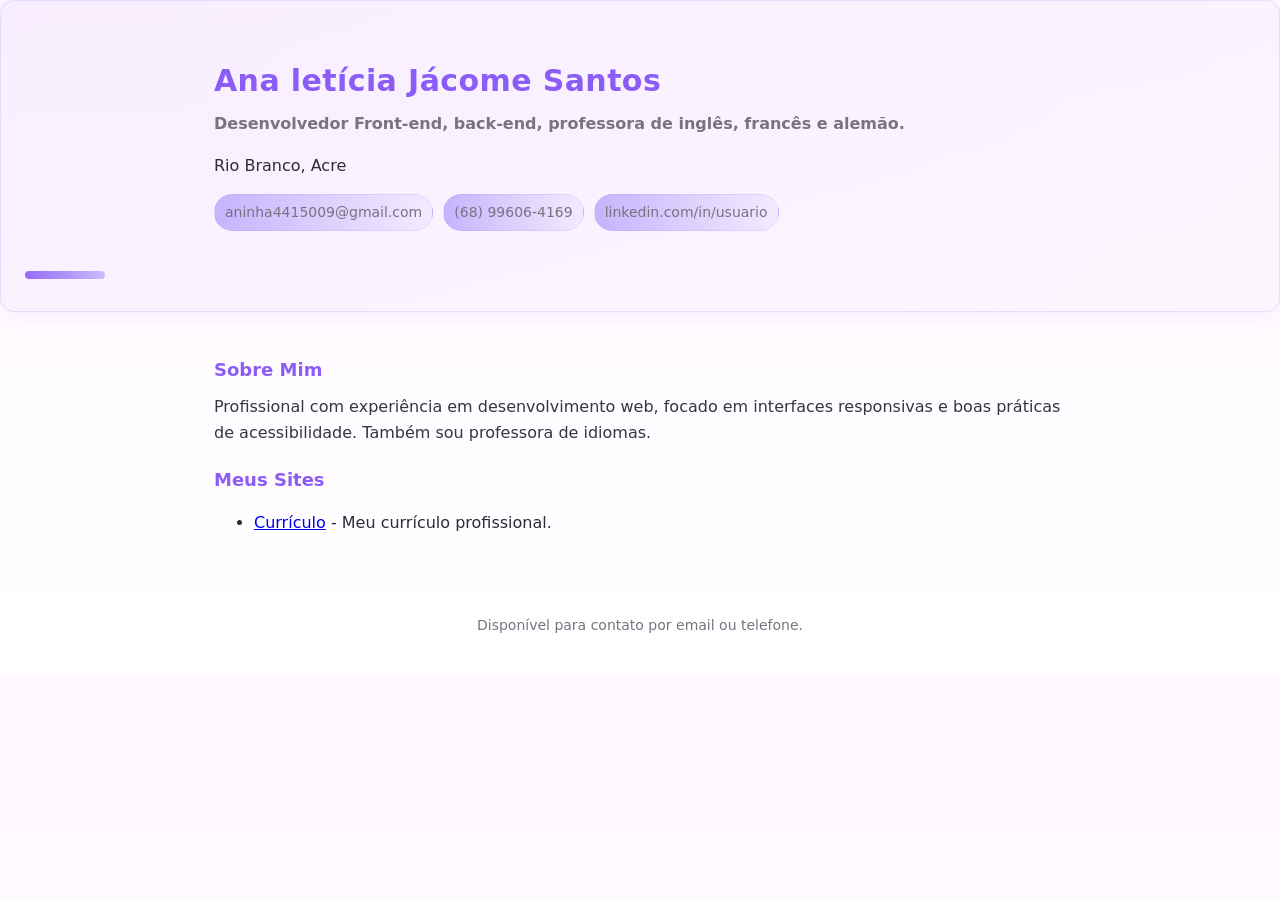
<file: index.html>
<!doctype html>
<html lang="pt-BR">

<head>
    <meta charset="utf-8">
    <meta name="viewport" content="width=device-width,initial-scale=1">
    <title>Landing Page — Ana Letícia Jácome Santos</title>
    <link rel="stylesheet" href="./styles.css">
</head>

<body>
    <header class="hero">
        <div class="container">
            <h1>Ana letícia Jácome Santos</h1>
            <p class="role">Desenvolvedor Front‑end, back-end, professora de inglês, francês e alemão.</p>
            <p class="location">Rio Branco, Acre</p>
            <ul class="contact">
                <li>aninha4415009@gmail.com</li>
                <li>(68) 99606-4169</li>
                <li>linkedin.com/in/usuario</li>
            </ul>
        </div>
    </header>

    <main class="container">
        <section>
            <h2>Sobre Mim</h2>
            <p>Profissional com experiência em desenvolvimento web, focado em interfaces responsivas e boas práticas de acessibilidade. Também sou professora de idiomas.</p>
        </section>

        <section>
            <h2>Meus Sites</h2>
            <ul>
                <li><a href="./resume/index.html">Currículo</a> - Meu currículo profissional.</li>
                <!-- Adicione mais links aqui para outros sites -->
            </ul>
        </section>
    </main>

    <footer class="container">
        <p>Disponível para contato por email ou telefone.</p>
    </footer>
</body>

</html>
</file>
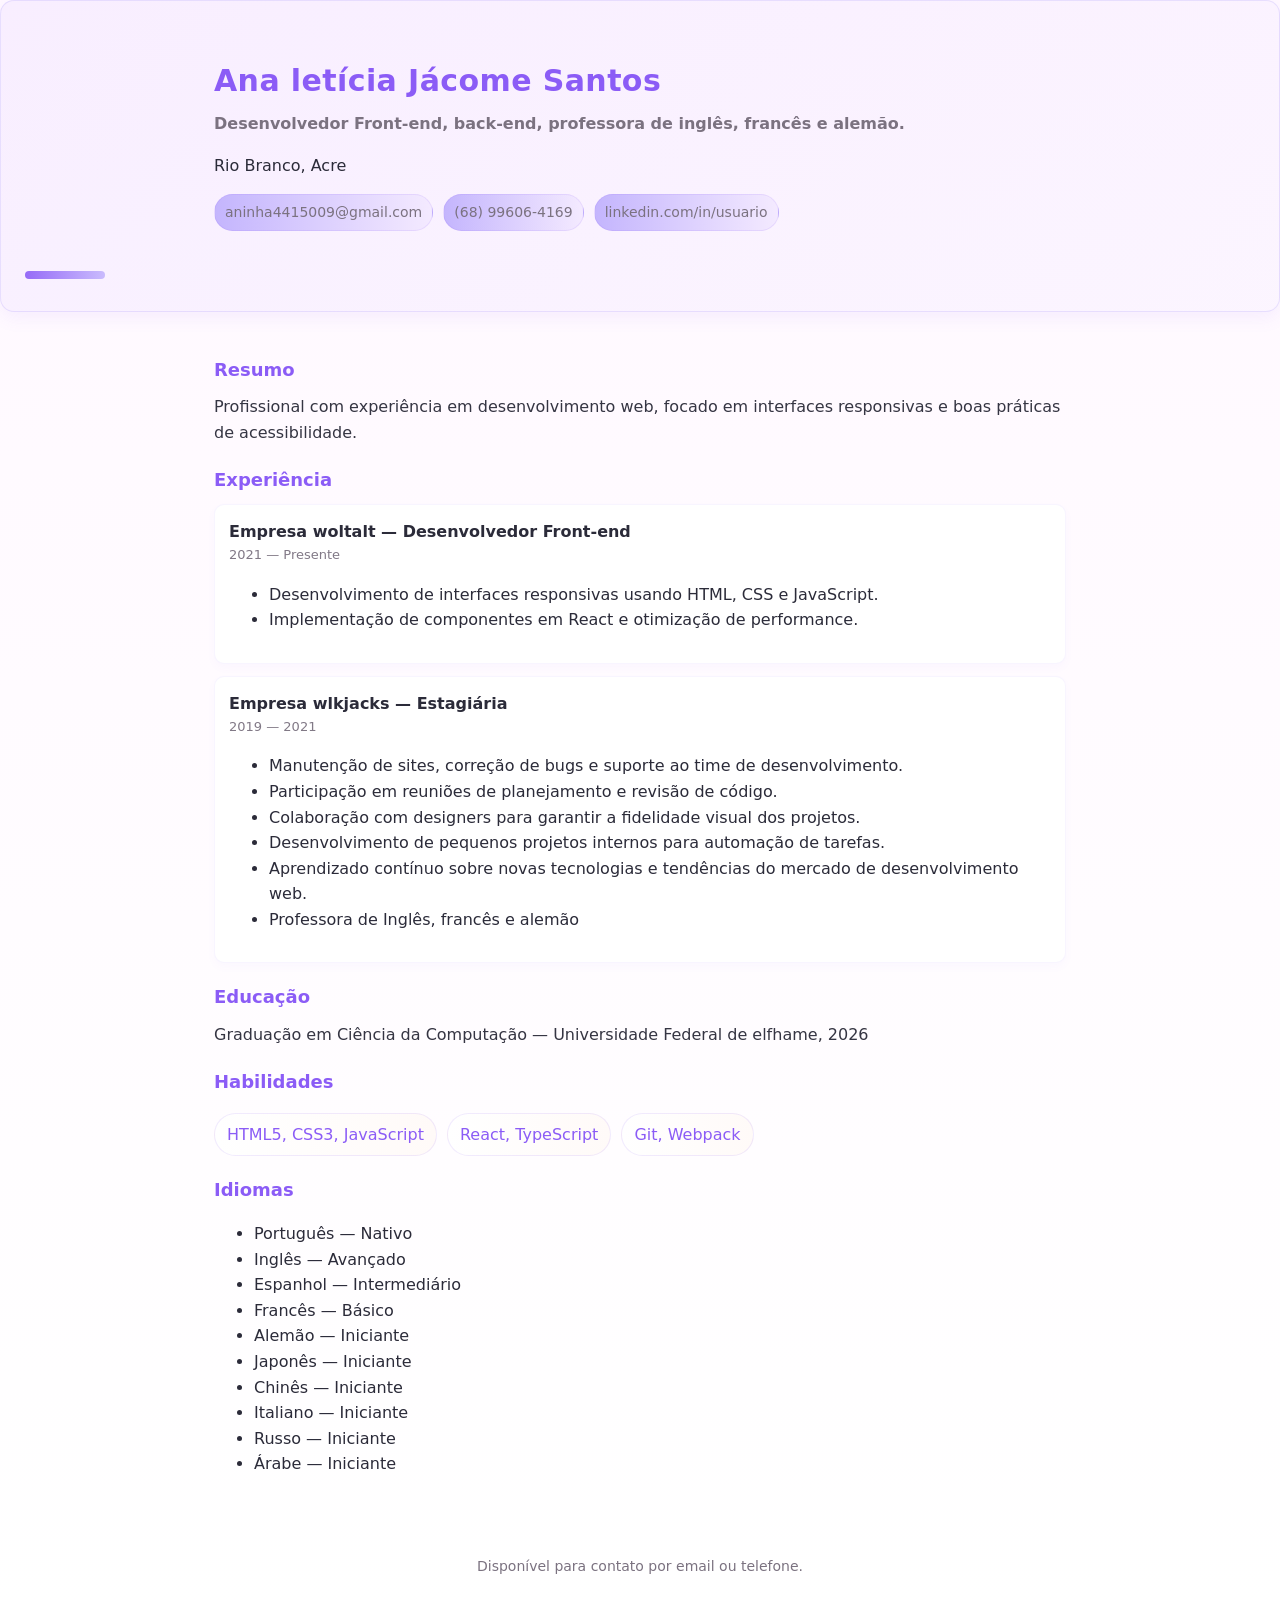
<file: resume/index.html>
<!doctype html>
<html lang="pt-BR">

<head>
    <meta charset="utf-8">
    <meta name="viewport" content="width=device-width,initial-scale=1">
    <title>Currículo — Ana Letícia Jácome Santos</title>
    <link rel="stylesheet" href="styles.css">
</head>

<body>
    <header class="hero">
        <div class="container">
            <h1>Ana letícia Jácome Santos</h1>
            <p class="role">Desenvolvedor Front‑end, back-end, professora de inglês, francês e alemão.</p>
            <p class="location">Rio Branco, Acre</p>
            <ul class="contact">
                <li>aninha4415009@gmail.com</li>
                <li>(68) 99606-4169</li>
                <li>linkedin.com/in/usuario</li>
            </ul>
        </div>
    </header>

    <main class="container">
        <section>
            <h2>Resumo</h2>
            <p>Profissional com experiência em desenvolvimento web, focado em interfaces responsivas e boas práticas de
                acessibilidade.</p>
        </section>

        <section>
            <h2>Experiência</h2>
            <article class="job">
                <h3>Empresa woltalt — Desenvolvedor Front‑end</h3>
                <p class="date">2021 — Presente</p>
                <ul>
                    <li>Desenvolvimento de interfaces responsivas usando HTML, CSS e JavaScript.</li>
                    <li>Implementação de componentes em React e otimização de performance.</li>
                </ul>
            </article>

            <article class="job">
                <h3>Empresa wlkjacks — Estagiária</h3>
                <p class="date">2019 — 2021</p>
                <ul>
                    <li>Manutenção de sites, correção de bugs e suporte ao time de desenvolvimento.</li>
                    <li>Participação em reuniões de planejamento e revisão de código.</li>
                    <li>Colaboração com designers para garantir a fidelidade visual dos projetos.</li>
                    <li>Desenvolvimento de pequenos projetos internos para automação de tarefas.</li>
                    <li>Aprendizado contínuo sobre novas tecnologias e tendências do mercado de desenvolvimento web. </li>
                    <li>Professora de Inglês, francês e alemão</li>     
                </ul>
            </article>
        </section>

        <section>
            <h2>Educação</h2>
            <p>Graduação em Ciência da Computação — Universidade Federal de elfhame, 2026</p>
        </section>

        <section>
            <h2>Habilidades</h2>
            <ul class="skills">
                <li>HTML5, CSS3, JavaScript</li>
                <li>React, TypeScript</li>
                <li>Git, Webpack</li>
            </ul>
        </section>

        <section>
            <h2>Idiomas</h2>
            <ul>
                <li>Português — Nativo</li>
                <li>Inglês — Avançado</li>
                <li>Espanhol — Intermediário</li>
                <li>Francês — Básico</li>
                <li>Alemão — Iniciante</li>
                <li>Japonês — Iniciante</li>
                <li>Chinês — Iniciante</li>
                <li>Italiano — Iniciante</li>
                <li>Russo — Iniciante</li>
                <li>Árabe — Iniciante</li>  
            </ul>
        </section>
    </main>

    <footer class="container">
        <p>Disponível para contato por email ou telefone.</p>
    </footer>
</body>

</html>
</file>
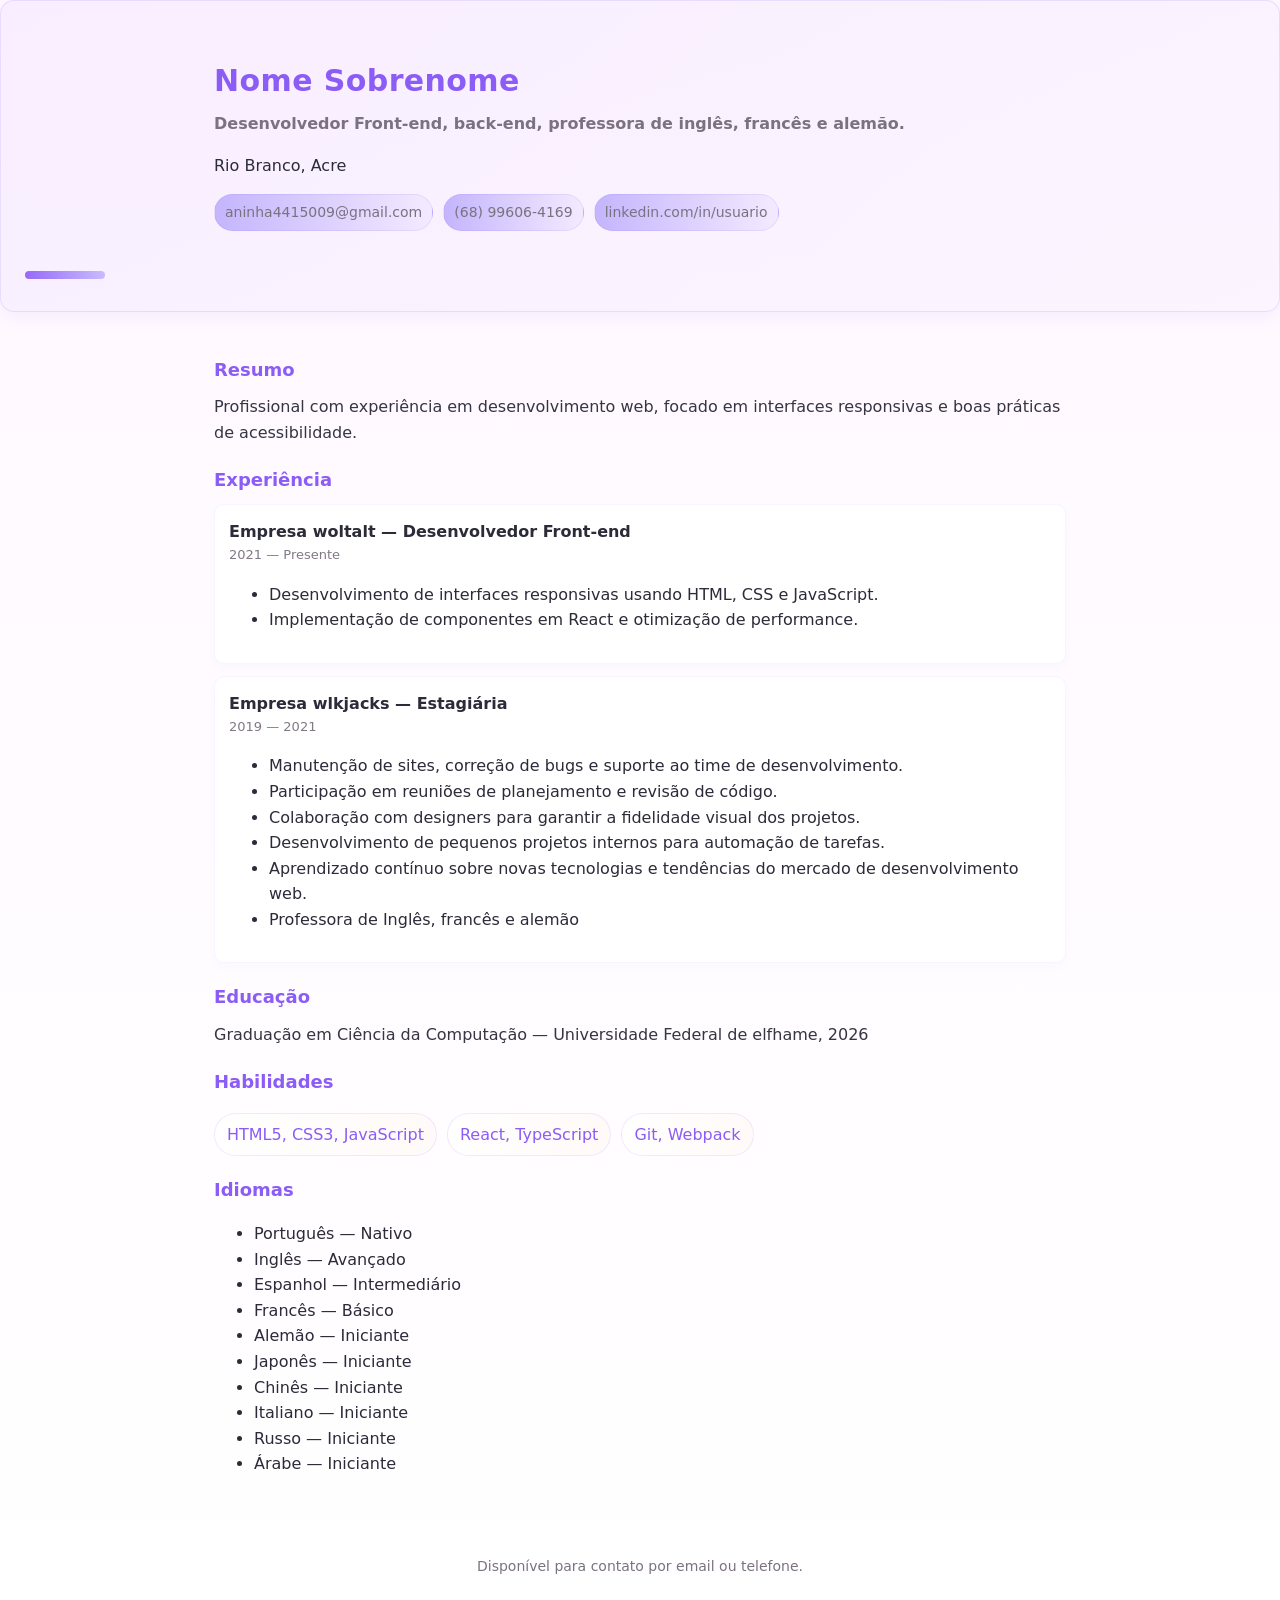
<file: curriculo.html>
<!doctype html>
<html lang="pt-BR">

<head>
    <meta charset="utf-8">
    <meta name="viewport" content="width=device-width,initial-scale=1">
    <title>Currículo — Ana Letícia Jácome Santos</title>
    <link rel="stylesheet" href="styles.css">
</head>

<body>
    <header class="hero">
        <div class="container">
            <h1>Nome Sobrenome</h1>
            <p class="role">Desenvolvedor Front‑end, back-end, professora de inglês, francês e alemão.</p>
            <p class="location">Rio Branco, Acre</p>
            <ul class="contact">
                <li>aninha4415009@gmail.com</li>
                <li>(68) 99606-4169</li>
                <li>linkedin.com/in/usuario</li>
            </ul>
        </div>
    </header>

    <main class="container">
        <section>
            <h2>Resumo</h2>
            <p>Profissional com experiência em desenvolvimento web, focado em interfaces responsivas e boas práticas de
                acessibilidade.</p>
        </section>

        <section>
            <h2>Experiência</h2>
            <article class="job">
                <h3>Empresa woltalt — Desenvolvedor Front‑end</h3>
                <p class="date">2021 — Presente</p>
                <ul>
                    <li>Desenvolvimento de interfaces responsivas usando HTML, CSS e JavaScript.</li>
                    <li>Implementação de componentes em React e otimização de performance.</li>
                </ul>
            </article>

            <article class="job">
                <h3>Empresa wlkjacks — Estagiária</h3>
                <p class="date">2019 — 2021</p>
                <ul>
                    <li>Manutenção de sites, correção de bugs e suporte ao time de desenvolvimento.</li>
                    <li>Participação em reuniões de planejamento e revisão de código.</li>
                    <li>Colaboração com designers para garantir a fidelidade visual dos projetos.</li>
                    <li>Desenvolvimento de pequenos projetos internos para automação de tarefas.</li>
                    <li>Aprendizado contínuo sobre novas tecnologias e tendências do mercado de desenvolvimento web. </li>
                    <li>Professora de Inglês, francês e alemão</li>     
                </ul>
            </article>
        </section>

        <section>
            <h2>Educação</h2>
            <p>Graduação em Ciência da Computação — Universidade Federal de elfhame, 2026</p>
        </section>

        <section>
            <h2>Habilidades</h2>
            <ul class="skills">
                <li>HTML5, CSS3, JavaScript</li>
                <li>React, TypeScript</li>
                <li>Git, Webpack</li>
            </ul>
        </section>

        <section>
            <h2>Idiomas</h2>
            <ul>
                <li>Português — Nativo</li>
                <li>Inglês — Avançado</li>
                <li>Espanhol — Intermediário</li>
                <li>Francês — Básico</li>
                <li>Alemão — Iniciante</li>
                <li>Japonês — Iniciante</li>
                <li>Chinês — Iniciante</li>
                <li>Italiano — Iniciante</li>
                <li>Russo — Iniciante</li>
                <li>Árabe — Iniciante</li>  
            </ul>
        </section>
    </main>

    <footer class="container">
        <p>Disponível para contato por email ou telefone.</p>
    </footer>
</body>

</html>
</file>
<file: styles.css>
:root{
  --accent:#8b5cf6; /* roxo vivo */
  --accent-2:#c4b5fd; /* lilás claro */
  --bg:#fff8ff; /* fundo bem suave */
  --card:#ffffff;
  --text:#2b2b39;
  --muted:#7b7280;
}

*{box-sizing:border-box}

@import url('https://fonts.googleapis.com/css2?family=Nunito:wght@300;400;600;700&display=swap');

body{
  font-family: 'Nunito', system-ui, -apple-system, 'Segoe UI', Roboto, Arial;
  margin:0;
  color:var(--text);
  background:linear-gradient(180deg, var(--bg), #fff ); /* BACKGROUND */
  line-height:1.6;
}

.container{max-width:900px;margin:0 auto;padding:24px}

.hero{
  background: linear-gradient(135deg, rgba(140,85,255,0.06), rgba(196,181,253,0.06));
  padding:32px 24px;
  border-radius:14px;
  box-shadow:0 6px 18px rgba(139,92,246,0.08);
  border:1px solid rgba(196,181,253,0.35);
}

.hero h1{margin:0;font-size:30px;color:var(--accent);letter-spacing:0.4px}
.role{color:var(--muted);margin-top:6px;font-weight:600}

.contact{list-style:none;padding:0;margin:12px 0 0;display:flex;gap:10px;flex-wrap:wrap}
.contact li{font-size:14px;color:var(--muted);background:linear-gradient(90deg,var(--accent-2),#f4eaff);padding:6px 10px;border-radius:999px;border:1px solid rgba(139,92,246,0.12)}

h2{font-size:18px;margin:20px 0 10px;color:var(--accent)}

.job{background:var(--card);padding:14px;border-radius:10px;margin-bottom:12px;border:1px solid rgba(139,92,246,0.06);box-shadow:0 4px 10px rgba(139,92,246,0.03)}
.job h3{margin:0;font-size:16px}
.date{color:var(--muted);font-size:13px;margin-bottom:8px}

.skills{display:flex;gap:10px;flex-wrap:wrap;padding:0;list-style:none}
.skills li{background:linear-gradient(90deg,#fff,#fffaf8);padding:8px 12px;border-radius:999px;border:1px solid rgba(139,92,246,0.12);color:var(--accent)}

section p{margin:0;color:var(--text);opacity:0.95}

footer{padding:18px 0;color:var(--muted);font-size:14px;text-align:center}

/* toques fofos */
.hero::after{content:"";display:block;height:8px;width:80px;background:linear-gradient(90deg,var(--accent),var(--accent-2));border-radius:8px;margin-top:16px;opacity:0.9}

@media(max-width:600px){.hero{padding:20px}.container{padding:16px}.hero h1{font-size:22px}}

/* pequenas transições */
a, .contact li, .skills li{transition:all .18s ease}
a:hover, .contact li:hover, .skills li:hover{transform:translateY(-3px);box-shadow:0 6px 14px rgba(139,92,246,0.06)}
</file>
<file: resume/styles.css>
:root{
  --accent:#8b5cf6; /* roxo vivo */
  --accent-2:#c4b5fd; /* lilás claro */
  --bg:#fff8ff; /* fundo bem suave */
  --card:#ffffff;
  --text:#2b2b39;
  --muted:#7b7280;
}

*{box-sizing:border-box}

@import url('https://fonts.googleapis.com/css2?family=Nunito:wght@300;400;600;700&display=swap');

body{
  font-family: 'Nunito', system-ui, -apple-system, 'Segoe UI', Roboto, Arial;
  margin:0;
  color:var(--text);
  background:linear-gradient(180deg, var(--bg), #fff ); /* BACKGROUND */
  line-height:1.6;
}

.container{max-width:900px;margin:0 auto;padding:24px}

.hero{
  background: linear-gradient(135deg, rgba(140,85,255,0.06), rgba(196,181,253,0.06));
  padding:32px 24px;
  border-radius:14px;
  box-shadow:0 6px 18px rgba(139,92,246,0.08);
  border:1px solid rgba(196,181,253,0.35);
}

.hero h1{margin:0;font-size:30px;color:var(--accent);letter-spacing:0.4px}
.role{color:var(--muted);margin-top:6px;font-weight:600}

.contact{list-style:none;padding:0;margin:12px 0 0;display:flex;gap:10px;flex-wrap:wrap}
.contact li{font-size:14px;color:var(--muted);background:linear-gradient(90deg,var(--accent-2),#f4eaff);padding:6px 10px;border-radius:999px;border:1px solid rgba(139,92,246,0.12)}

h2{font-size:18px;margin:20px 0 10px;color:var(--accent)}

.job{background:var(--card);padding:14px;border-radius:10px;margin-bottom:12px;border:1px solid rgba(139,92,246,0.06);box-shadow:0 4px 10px rgba(139,92,246,0.03)}
.job h3{margin:0;font-size:16px}
.date{color:var(--muted);font-size:13px;margin-bottom:8px}

.skills{display:flex;gap:10px;flex-wrap:wrap;padding:0;list-style:none}
.skills li{background:linear-gradient(90deg,#fff,#fffaf8);padding:8px 12px;border-radius:999px;border:1px solid rgba(139,92,246,0.12);color:var(--accent)}

section p{margin:0;color:var(--text);opacity:0.95}

footer{padding:18px 0;color:var(--muted);font-size:14px;text-align:center}

/* toques fofos */
.hero::after{content:"";display:block;height:8px;width:80px;background:linear-gradient(90deg,var(--accent),var(--accent-2));border-radius:8px;margin-top:16px;opacity:0.9}

@media(max-width:600px){.hero{padding:20px}.container{padding:16px}.hero h1{font-size:22px}}

/* pequenas transições */
a, .contact li, .skills li{transition:all .18s ease}
a:hover, .contact li:hover, .skills li:hover{transform:translateY(-3px);box-shadow:0 6px 14px rgba(139,92,246,0.06)}
</file>
